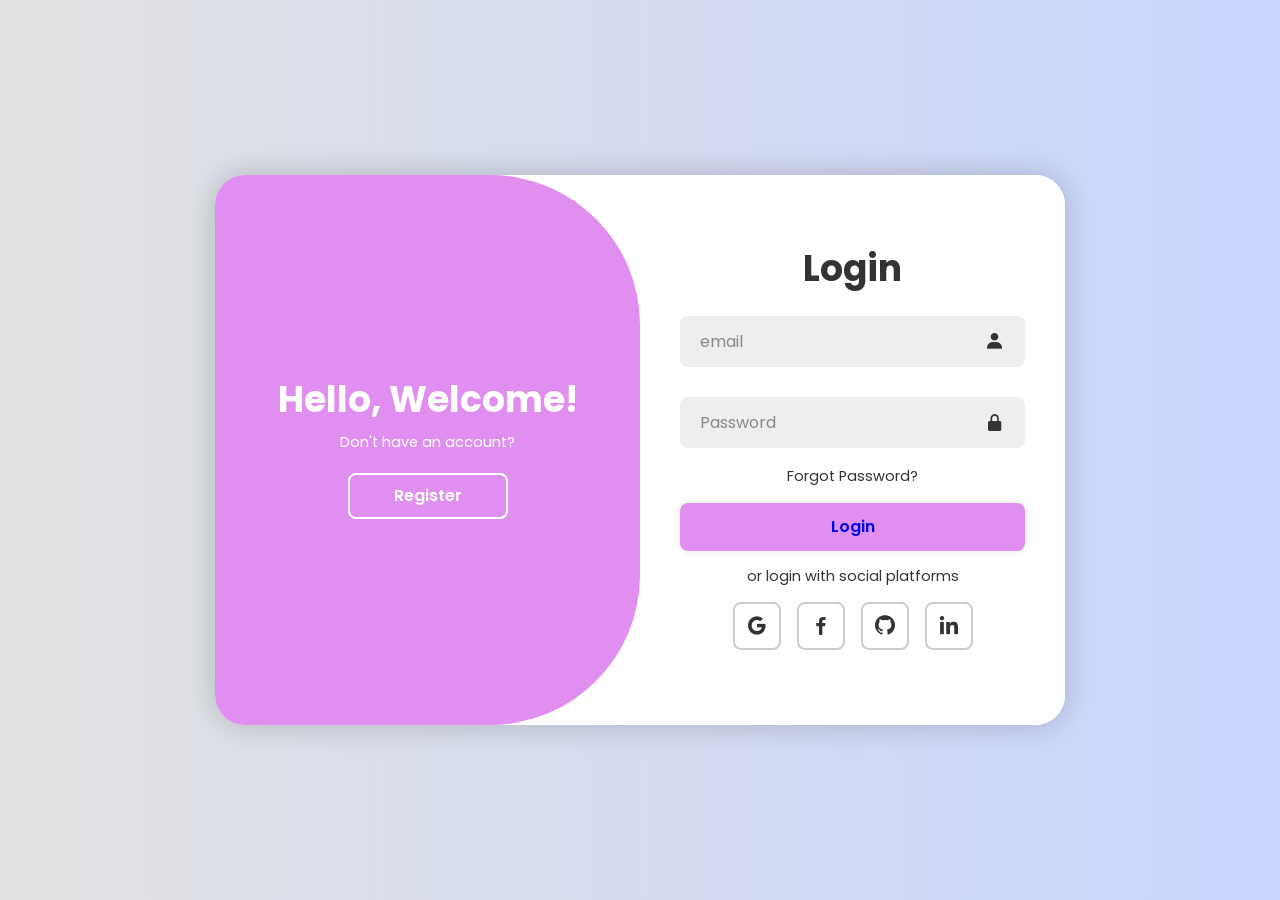
<file: index.html>
<!DOCTYPE html>
<html lang="en">

<head>
    <meta charset="UTF-8">
    <meta name="viewport" content="width=device-width, initial-scale=1.0">
    <title>Login/Signup Form</title>
    <link rel="stylesheet" href="style.css">
    <link href='https://unpkg.com/boxicons@2.1.4/css/boxicons.min.css' rel='stylesheet'>
</head>

<body>
    <div class="container">
        <div class="form-box login">
            <form action="#">
                <h1>Login</h1>
                <div class="input-box">
                    <input type="email" id="L-email" placeholder="email" required>
                    <i class='bx bxs-user'></i>
                </div>
                <div class="input-box">
                    <input type="password" id="L-password" placeholder="Password" required>
                    <i class='bx bxs-lock-alt'></i>
                </div>
                <div class="forgot-link">
                    <a href="#">Forgot Password?</a>
                </div>
                    <button type="submit" class="btn" id="login-btn"><a href="./dashboard.html">Login</a></button>
                <p>or login with social platforms</p>
                <div class="social-icons">
                    <a href="#"><i class='bx bxl-google'></i></a>
                    <a href="#"><i class='bx bxl-facebook'></i></a>
                    <a href="#"><i class='bx bxl-github'></i></a>
                    <a href="#"><i class='bx bxl-linkedin'></i></a>
                </div>
            </form>
        </div>

        <div class="form-box register">
            <form action="#">
                <h1>Registration</h1>
                <div class="input-box">
                    <input type="text" placeholder="Username" id="S-userName" required>
                    <i class='bx bxs-user'></i>
                </div>
                <div class="input-box">
                    <input type="email" id="S-Email" placeholder="Email" required>
                    <i class='bx bxs-envelope'></i>
                </div>
                <div class="input-box">
                    <input type="password" id="S-password" placeholder="Password" required>
                    <i class='bx bxs-lock-alt'></i>
                </div>
               <button type="submit" class="btn" id="register-btn"> <a href="./dashboard.html">Register</a></button>
                <p>or register with social platforms</p>
                <div class="social-icons">
                    <a href="#"><i class='bx bxl-google'></i></a>
                    <a href="#"><i class='bx bxl-facebook'></i></a>
                    <a href="#"><i class='bx bxl-github'></i></a>
                    <a href="#"><i class='bx bxl-linkedin'></i></a>
                </div>
            </form>
        </div>

        <div class="toggle-box">
            <div class="toggle-panel toggle-left">
                <h1>Hello, Welcome!</h1>
                <p>Don't have an account?</p>
                <button class="btn register-btn">Register</button>
            </div>

            <div class="toggle-panel toggle-right">
                <h1>Welcome Back!</h1>
                <p>Already have an account?</p>
                <button class="btn login-btn">Login</button>
            </div>
        </div>
    </div>
    <script src="main.js"></script>
</body>

</html>
</file>
<file: style.css>
@import url('https://fonts.googleapis.com/css2?family=Poppins:ital,wght@0,100;0,200;0,300;0,400;0,500;0,600;0,700;0,800;0,900;1,100;1,200;1,300;1,400;1,500;1,600;1,700;1,800;1,900&display=swap');

*{
    margin: 0;
    padding: 0;
    box-sizing: border-box;
    font-family: "Poppins", sans-serif;
    text-decoration: none;
    list-style: none;
}

body{
    display: flex;
    justify-content: center;
    align-items: center;
    min-height: 100vh;
    background: linear-gradient(90deg, #e2e2e2, #c9d6ff);
}

.container{
    position: relative;
    width: 850px;
    height: 550px;
    background: #fff;
    margin: 20px;
    border-radius: 30px;
    box-shadow: 0 0 30px rgba(0, 0, 0, .2);
    overflow: hidden;
}

    .container h1{
        font-size: 36px;
        margin: -10px 0;
    }

    .container p{
        font-size: 14.5px;
        margin: 15px 0;
    }

form{ width: 100%; }

.form-box{
    position: absolute;
    right: 0;
    width: 50%;
    height: 100%;
    background: #fff;
    display: flex;
    align-items: center;
    color: #333;
    text-align: center;
    padding: 40px;
    z-index: 1;
    transition: .6s ease-in-out 1.2s, visibility 0s 1s;
}

    .container.active .form-box{ right: 50%; }

    .form-box.register{ visibility: hidden; }
        .container.active .form-box.register{ visibility: visible; }

.input-box{
    position: relative;
    margin: 30px 0;
}

    .input-box input{
        width: 100%;
        padding: 13px 50px 13px 20px;
        background: #eee;
        border-radius: 8px;
        border: none;
        outline: none;
        font-size: 16px;
        color: #333;
        font-weight: 500;
    }

        .input-box input::placeholder{
            color: #888;
            font-weight: 400;
        }
    
    .input-box i{
        position: absolute;
        right: 20px;
        top: 50%;
        transform: translateY(-50%);
        font-size: 20px;
    }

.forgot-link{ margin: -15px 0 15px; }
    .forgot-link a{
        font-size: 14.5px;
        color: #333;
    }

.btn{
    width: 100%;
    height: 48px;
    background: #e08ff0;
    border-radius: 8px;
    box-shadow: 0 0 10px rgba(0, 0, 0, .1);
    border: none;
    cursor: pointer;
    font-size: 16px;
    color: #fff;
    font-weight: 600;
}

.social-icons{
    display: flex;
    justify-content: center;
}

    .social-icons a{
        display: inline-flex;
        padding: 10px;
        border: 2px solid #ccc;
        border-radius: 8px;
        font-size: 24px;
        color: #333;
        margin: 0 8px;
    }

.toggle-box{
    position: absolute;
    width: 100%;
    height: 100%;
}

    .toggle-box::before{
        content: '';
        position: absolute;
        left: -250%;
        width: 300%;
        height: 100%;
        background: #e08ff0;
        /* border: 2px solid red; */
        border-radius: 150px;
        z-index: 2;
        transition: 1.8s ease-in-out;
    }

        .container.active .toggle-box::before{ left: 50%; }

.toggle-panel{
    position: absolute;
    width: 50%;
    height: 100%;
    /* background: seagreen; */
    color: #fff;
    display: flex;
    flex-direction: column;
    justify-content: center;
    align-items: center;
    z-index: 2;
    transition: .6s ease-in-out;
}

    .toggle-panel.toggle-left{ 
        left: 0;
        transition-delay: 1.2s; 
    }
        .container.active .toggle-panel.toggle-left{
            left: -50%;
            transition-delay: .6s;
        }

    .toggle-panel.toggle-right{ 
        right: -50%;
        transition-delay: .6s;
    }
        .container.active .toggle-panel.toggle-right{
            right: 0;
            transition-delay: 1.2s;
        }

    .toggle-panel p{ margin-bottom: 20px; }

    .toggle-panel .btn{
        width: 160px;
        height: 46px;
        background: transparent;
        border: 2px solid #fff;
        box-shadow: none;
    }

@media screen and (max-width: 650px){
    .container{ height: calc(100vh - 40px); }

    .form-box{
        bottom: 0;
        width: 100%;
        height: 70%;
    }

        .container.active .form-box{
            right: 0;
            bottom: 30%;
        }

    .toggle-box::before{
        left: 0;
        top: -270%;
        width: 100%;
        height: 300%;
        border-radius: 20vw;
    }

        .container.active .toggle-box::before{
            left: 0;
            top: 70%;
        }

        .container.active .toggle-panel.toggle-left{
            left: 0;
            top: -30%;
        }

    .toggle-panel{ 
        width: 100%;
        height: 30%;
    }
        .toggle-panel.toggle-left{ top: 0; }
        .toggle-panel.toggle-right{
            right: 0;
            bottom: -30%;
        }

            .container.active .toggle-panel.toggle-right{ bottom: 0; }
}

@media screen and (max-width: 400px){
    .form-box { padding: 20px; }

    .toggle-panel h1{font-size: 30px; }
}
</file>
